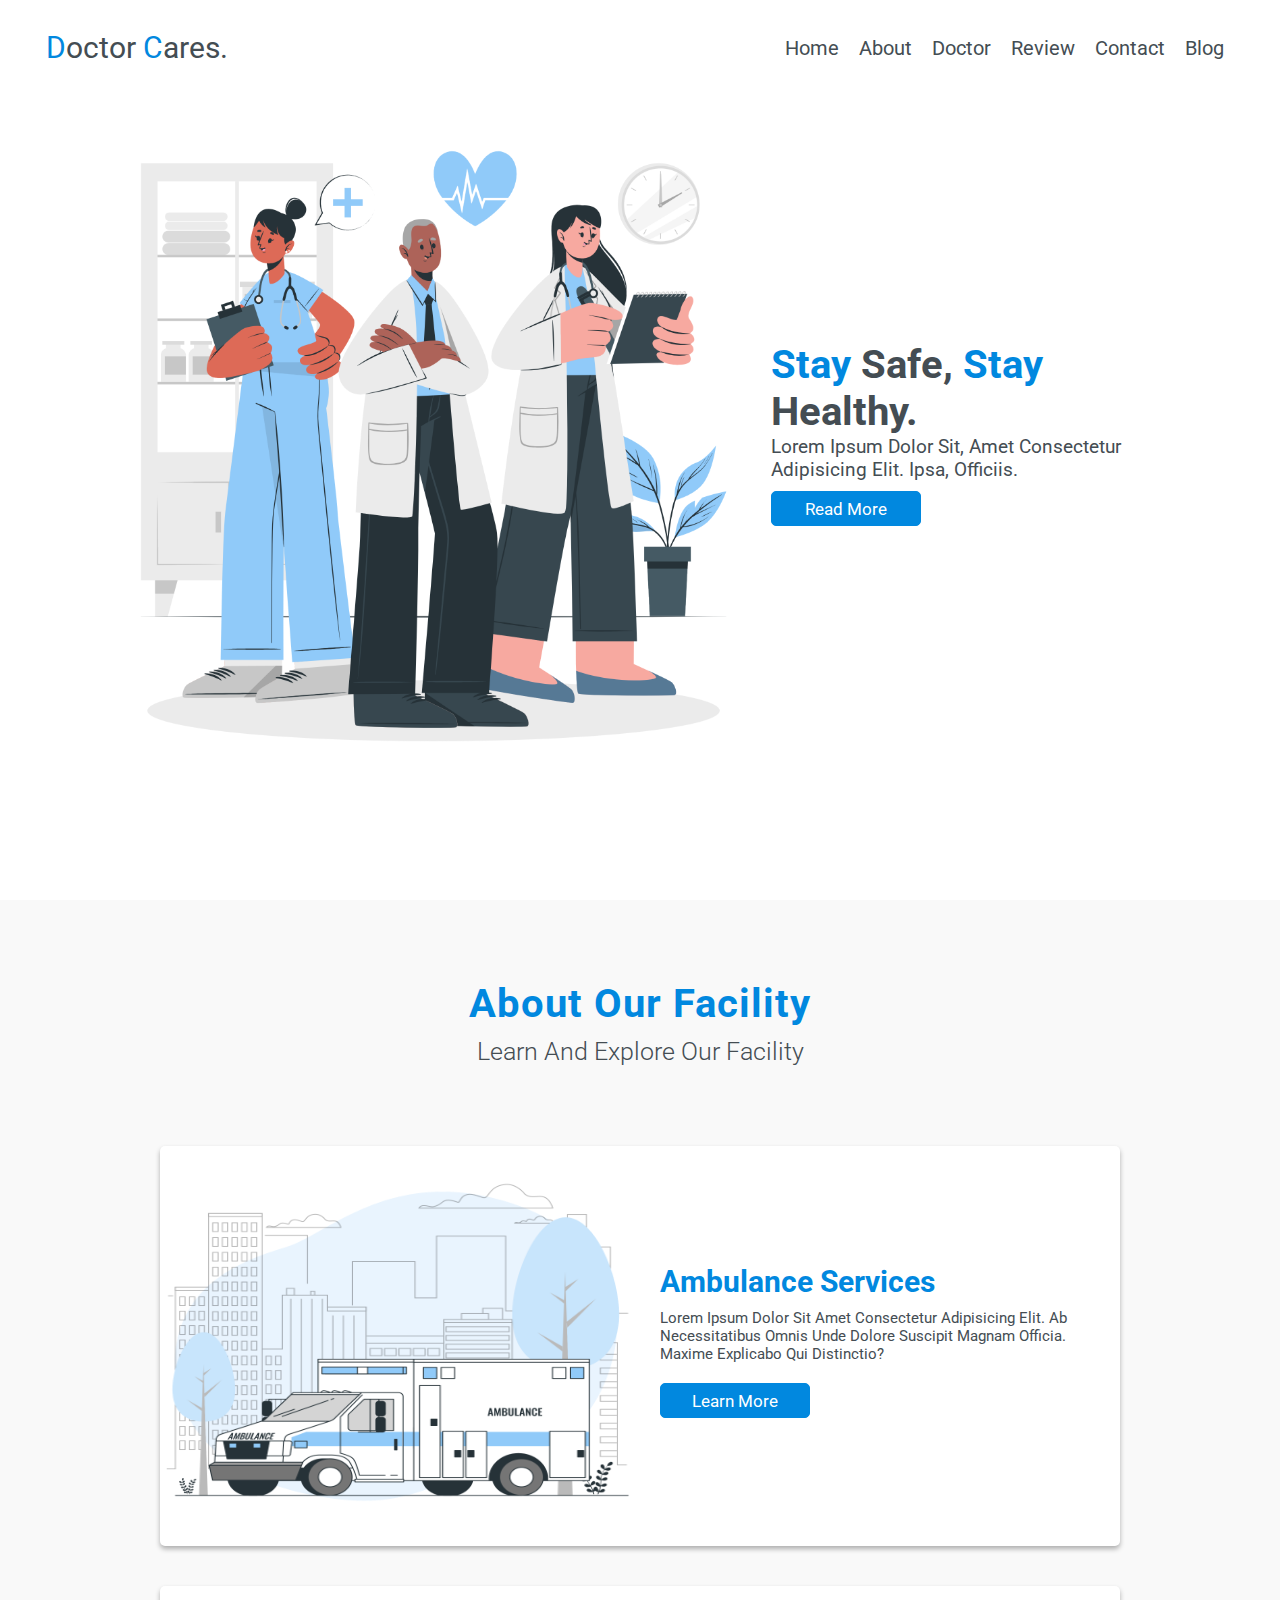
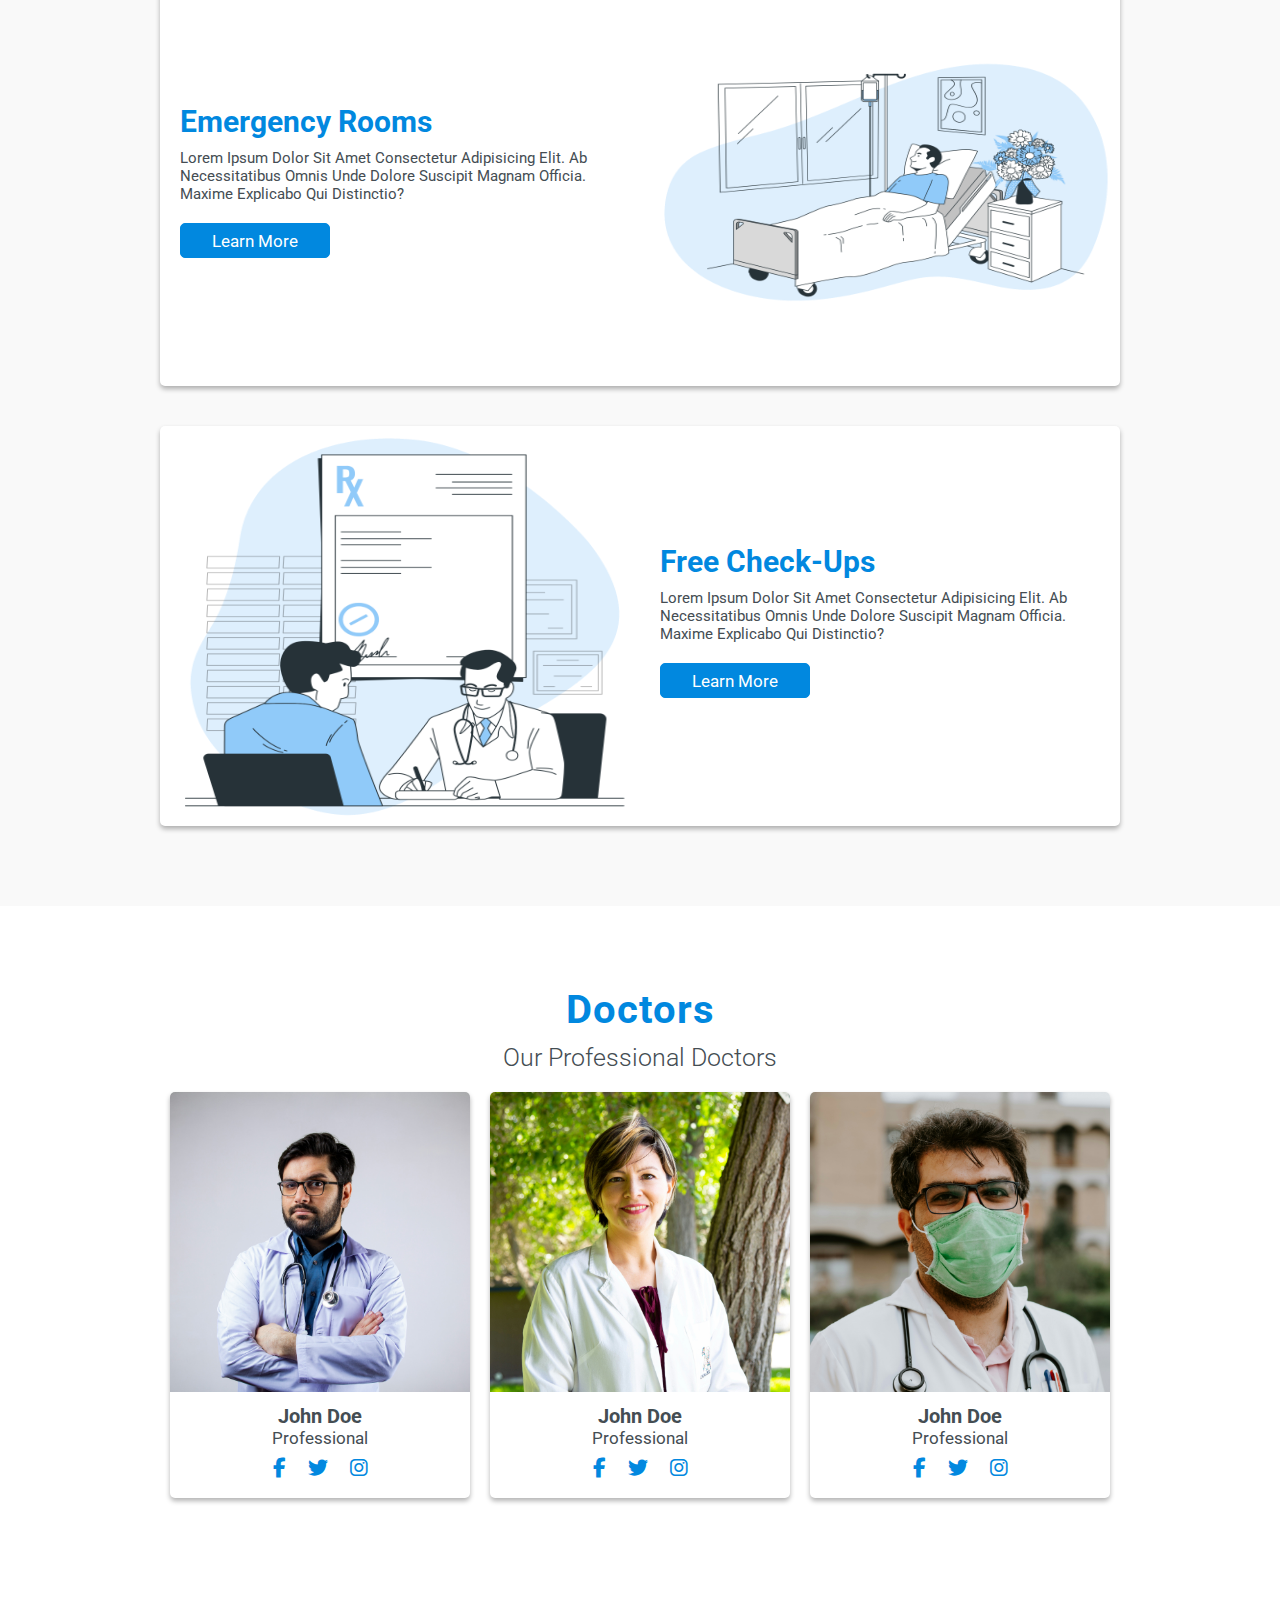
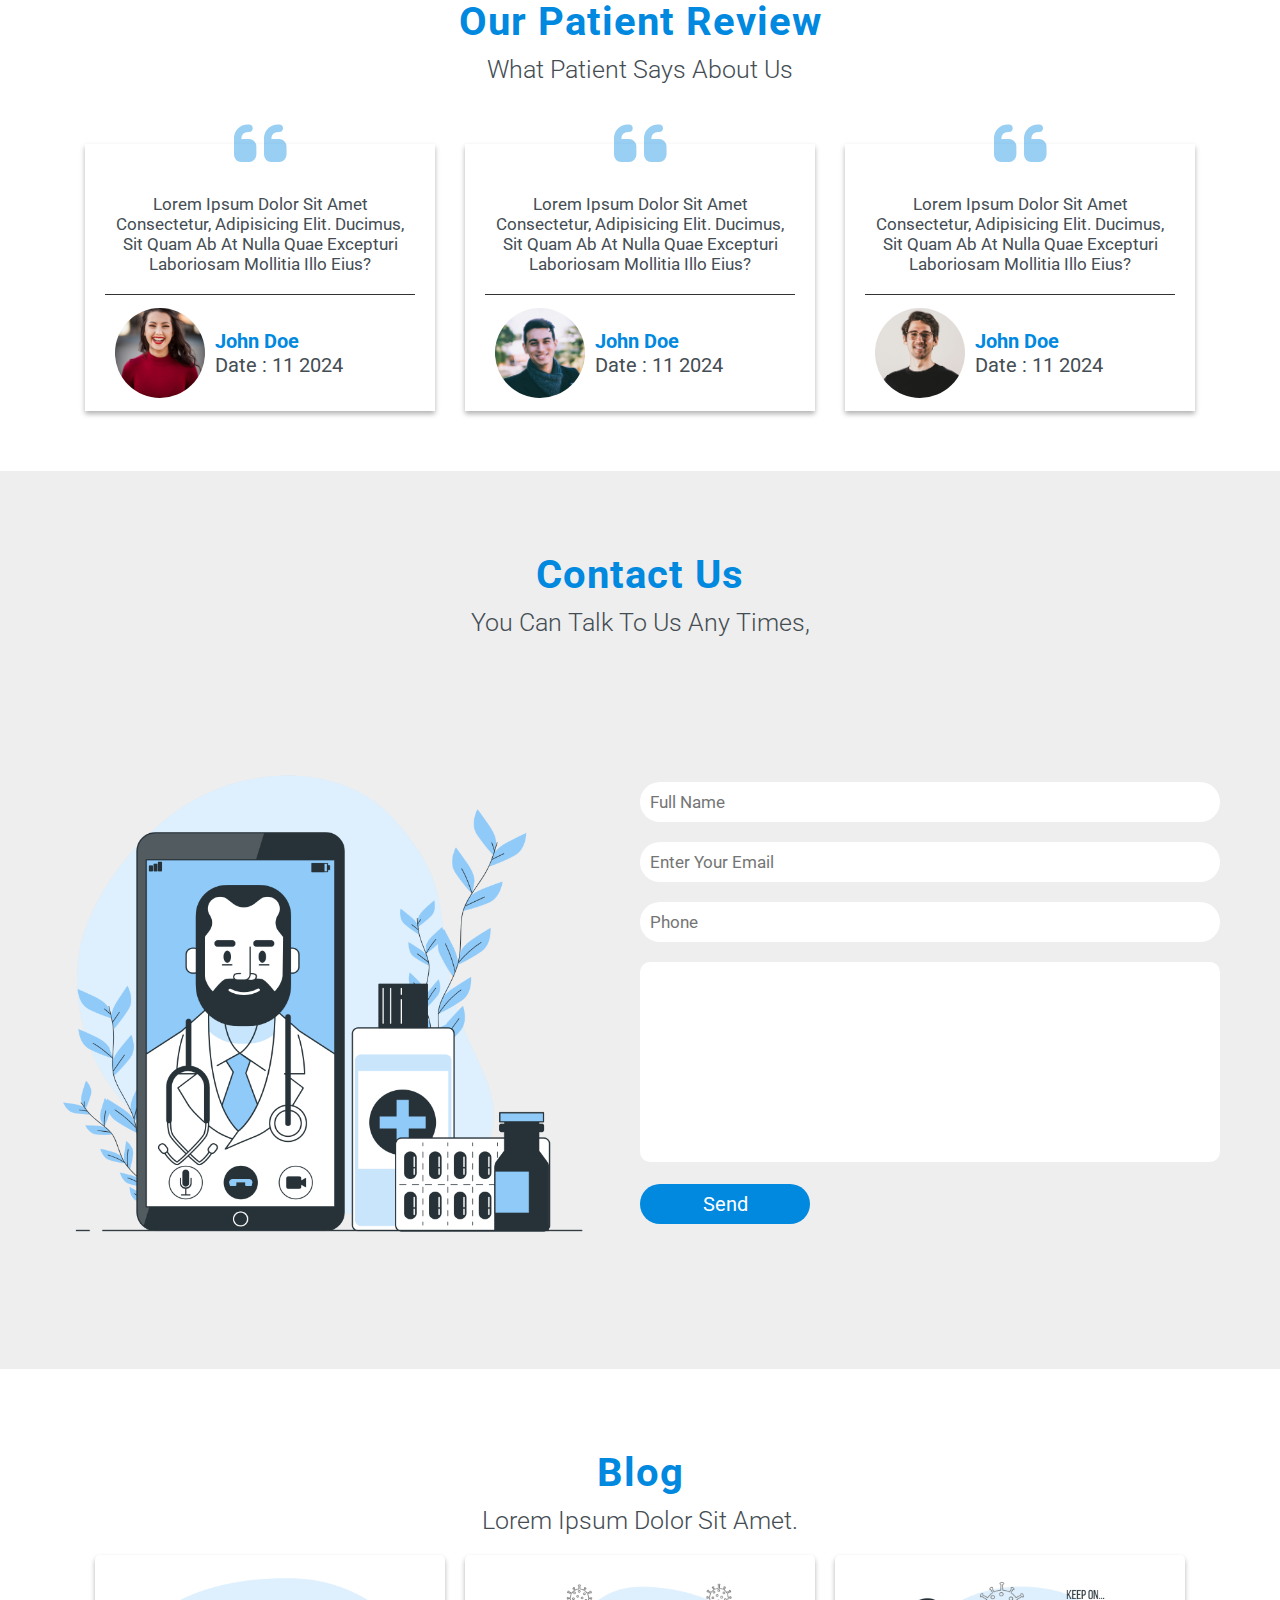
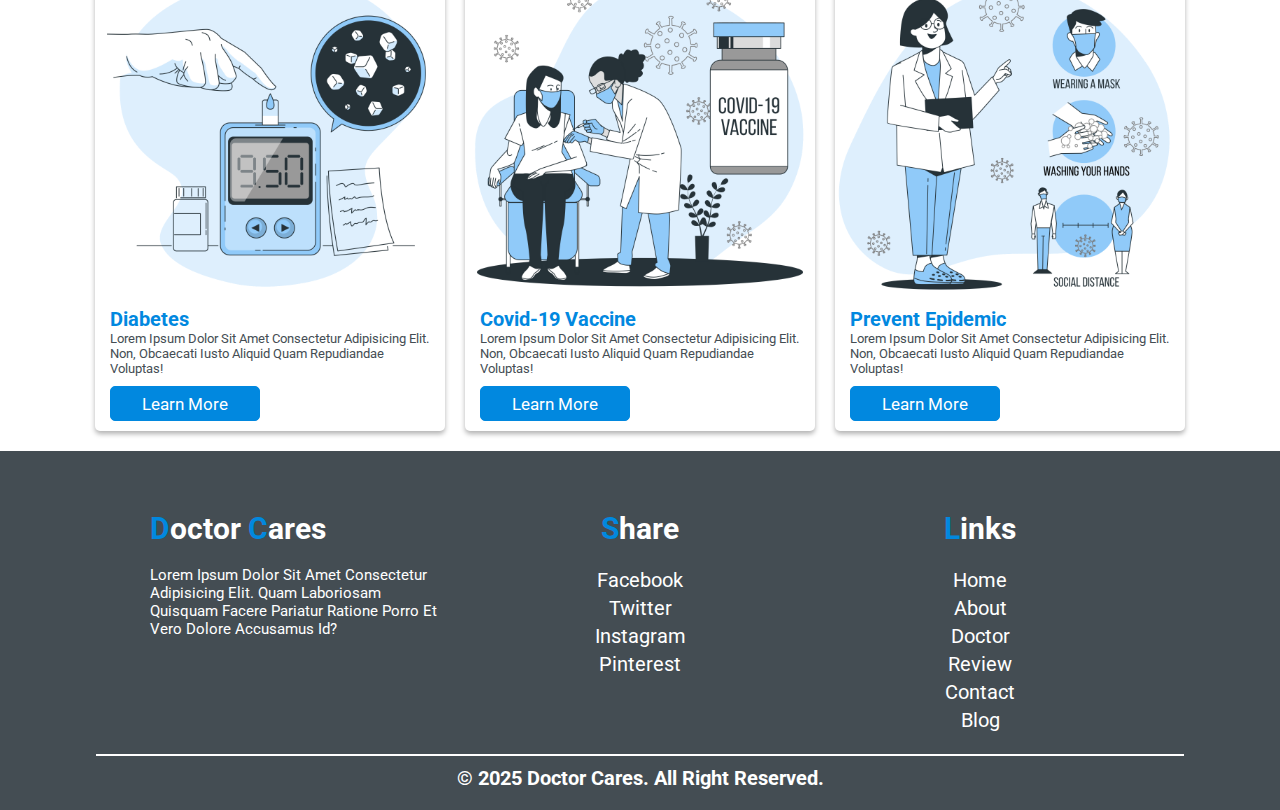
<file: index.html>
<!DOCTYPE html>
<html lang="en">

<head>
    <meta charset="UTF-8">
    <meta name="viewport" content="width=device-width, initial-scale=1.0">
    <title>Doctor Cares | Home</title>

    <!-- font awesome cdn link  -->
    <link rel="stylesheet" href="https://cdnjs.cloudflare.com/ajax/libs/font-awesome/6.5.2/css/all.min.css">

    <!-- custom css file link  -->
    <link rel="stylesheet" href="css/style.css">
</head>

<body>


    <!-- header navbar section start  -->

    <header>

        <!-- logo name  -->
        <a href="index.html" class="logo"><span>D</span>octor <span>C</span>ares.</a>

        <!-- navbar link  -->
        <nav class="navbar">
            <ul>
                <li><a href="#home">home</a></li>
                <li><a href="#about">about</a></li>
                <li><a href="#doctor">doctor</a></li>
                <li><a href="#review">review</a></li>
                <li><a href="#contact">contact</a></li>
                <li><a href="#blog">blog</a></li>
            </ul>
        </nav>

        <div class="fas fa-bars"></div>
    </header>
    <!-- header navbar section end  -->

    <!-- home section start  -->

    <section id="home" class="home">

        <div class="row">

            <!-- home images  -->
            <div class="images">
                <img src="./images/home.png" alt="">
            </div>

            <!-- home heading  -->
            <div class="content">
                <h1><span>Stay</span> Safe, <span>Stay</span> Healthy.</h1>
                <p>Lorem ipsum dolor sit, amet consectetur adipisicing elit. Ipsa, officiis.</p>
                <a href="#"><button class="button">read more</button></a>
            </div>
        </div>
    </section>
    <!-- home section end  -->

    <!-- about section start  -->

    <section id="about" class="about">

        <h1 class="heading">about our facility</h1>
        <h3 class="title">learn and explore our facility</h3>

        <div class="box-container">

            <!-- start here  -->
            <div class="box">
                <!-- about images  -->
                <div class="images">
                    <img src="./images/about-1.png" alt="">
                </div>
                
                <!-- about heading & text  -->
                <div class="content">
                    <h3>ambulance services</h3>
                    <p>Lorem ipsum dolor sit amet consectetur adipisicing elit. Ab necessitatibus omnis unde dolore suscipit magnam officia. Maxime explicabo qui distinctio?</p>
                 <a href="#"><button class="button">learn more</button></a>   
                </div>
            </div>
            <!-- end here  -->

            
            <!-- start here  -->
            <div class="box">
                <!-- about images  -->
                <div class="images">
                    <img src="./images/about-2.png" alt="">
                </div>
                
                <!-- about heading & text  -->
                <div class="content">
                    <h3>emergency rooms</h3>
                    <p>Lorem ipsum dolor sit amet consectetur adipisicing elit. Ab necessitatibus omnis unde dolore suscipit magnam officia. Maxime explicabo qui distinctio?</p>
                 <a href="#"><button class="button">learn more</button></a>   
                </div>
            </div>
            <!-- end here  -->

            
            <!-- start here  -->
            <div class="box">
                <!-- about images  -->
                <div class="images">
                    <img src="./images/about-3.png" alt="">
                </div>
                
                <!-- about heading & text  -->
                <div class="content">
                    <h3>free check-ups</h3>
                    <p>Lorem ipsum dolor sit amet consectetur adipisicing elit. Ab necessitatibus omnis unde dolore suscipit magnam officia. Maxime explicabo qui distinctio?</p>
                 <a href="#"><button class="button">learn more</button></a>   
                </div>
            </div>
            <!-- end here  -->
           </div>
    </section>

    <!-- about section end  -->
    
    <!-- card section start  -->

    <section id="doctor" class="card">

        <div class="container">

            <h1 class="heading">doctors</h1>
            <h3 class="title">our professional doctors</h3>

            <div class="box-container">

                <!-- start here  -->
                <div class="box">
                    <img src="./images/doctor-1.jpg" alt="">                
                    
                    <div class="content">
                        <a href="#">
                            <h2>john doe</h2>
                        </a>
                        <p>professional</p>

                        <!-- card icons  -->
                        <div class="icons">
                            <a href="#" class="fab fa-facebook-f"></a>
                            <a href="#" class="fab fa-twitter"></a>
                            <a href="#" class="fab fa-instagram"></a>
                        </div>
                    </div>
                </div>
                <!-- end here  -->

                 <!-- start here  -->
                 <div class="box">
                    <img src="./images/doctor-2.jpg" alt="">                
                    
                    <div class="content">
                        <a href="#">
                            <h2>john doe</h2>
                        </a>
                        <p>professional</p>

                        <!-- card icons  -->
                        <div class="icons">
                            <a href="#" class="fab fa-facebook-f"></a>
                            <a href="#" class="fab fa-twitter"></a>
                            <a href="#" class="fab fa-instagram"></a>
                        </div>
                    </div>
                </div>
                <!-- end here  -->

                 <!-- start here  -->
                 <div class="box">
                    <img src="./images/doctor-3.jpg" alt="">                
                    
                    <div class="content">
                        <a href="#">
                            <h2>john doe</h2>
                        </a>
                        <p>professional</p>

                        <!-- card icons  -->
                        <div class="icons">
                            <a href="#" class="fab fa-facebook-f"></a>
                            <a href="#" class="fab fa-twitter"></a>
                            <a href="#" class="fab fa-instagram"></a>
                        </div>
                    </div>
                </div>
                <!-- end here  -->

            </div>
        </div>
    </section>
    <!-- card section end  -->

    <!-- review section start  -->

    <section id="review" class="review">

        <h1 class="heading">our patient review</h1>
        <h3 class="title">what patient says about us</h3>

        <div class="box-container">

            <!-- start here  -->
            <div class="box">
                <i class="fas fa-quote-left"></i>
                <p>Lorem ipsum dolor sit amet consectetur, adipisicing elit. Ducimus, sit quam ab at nulla quae excepturi laboriosam mollitia illo eius?</p>

                <div class="images">
                    <img src="./images/img-1.jpg" alt="">

                    <div class="info">
                        <h3>john doe</h3>
                        <span>date : 11 2024</span>
                    </div>
                </div>
            </div>
            <!-- end here  -->

            
            <!-- start here  -->
            <div class="box">
                <i class="fas fa-quote-left"></i>
                <p>Lorem ipsum dolor sit amet consectetur, adipisicing elit. Ducimus, sit quam ab at nulla quae excepturi laboriosam mollitia illo eius?</p>

                <div class="images">
                    <img src="./images/img-2.jpg" alt="">

                    <div class="info">
                        <h3>john doe</h3>
                        <span>date : 11 2024</span>
                    </div>
                </div>
            </div>
            <!-- end here  -->

            
            <!-- start here  -->
            <div class="box">
                <i class="fas fa-quote-left"></i>
                <p>Lorem ipsum dolor sit amet consectetur, adipisicing elit. Ducimus, sit quam ab at nulla quae excepturi laboriosam mollitia illo eius?</p>

                <div class="images">
                    <img src="./images/img-3.jpg" alt="">

                    <div class="info">
                        <h3>john doe</h3>
                        <span>date : 11 2024</span>
                    </div>
                </div>
            </div>
            <!-- end here  -->
        </div>
    </section>
    <!-- review section end  -->
 
    <!-- contact section start  -->

    <section id="contact" class="contact">

        <h1 class="heading">contact us</h1>
        <h3 class="title">you can talk to us any times,</h3>

        <div class="row">

            <!-- form images  -->
            <div class="images">
                <img src="./images/form.png" alt="">
            </div>

            <div class="form-container">    

            <input type="text" placeholder="full name" name="" id="">
            <input type="email" placeholder="enter your email" name="" id="">

            <input type="number" placeholder="phone" name="" id="">
            <textarea name="" cols="30" rows="10" id=""></textarea>
            <input type="submit" value="send">
            </div>
        </div>




    </section>



    <!-- contact section end  -->


    <!-- blog section start  -->

    <section id="blog" class="blog">

        <h1 class="heading">Blog</h1>
        <h3 class="title">Lorem ipsum dolor sit amet.</h3>

        <div class="box-container">

            <!-- start here  -->
            <div class="box">
                <!-- images  -->
                <img src="./images/blog 1.png" alt="">

                <div class="content">
                    <a href="#">
                        <h2>diabetes</h2>
                    </a>
                    <p>Lorem ipsum dolor sit amet consectetur adipisicing elit. Non, obcaecati iusto aliquid quam repudiandae voluptas!</p>
                     <!-- button  -->
                    <a href="#"> <button class="button">learn more</button></a>
                </div>
            </div>
            <!-- end here  -->

            
            <!-- start here  -->
            <div class="box">
                <!-- images  -->
                <img src="./images/blog 2.png" alt="">

                <div class="content">
                    <a href="#">
                        <h2>covid-19 vaccine</h2>
                    </a>
                    <p>Lorem ipsum dolor sit amet consectetur adipisicing elit. Non, obcaecati iusto aliquid quam repudiandae voluptas!</p>
                     <!-- button  -->
                    <a href="#"> <button class="button">learn more</button></a>
                </div>
            </div>
            <!-- end here  -->

            
            <!-- start here  -->
            <div class="box">
                <!-- images  -->
                <img src="./images/blog 3.png" alt="">

                <div class="content">
                    <a href="#">
                        <h2>prevent epidemic</h2>
                    </a>
                    <p>Lorem ipsum dolor sit amet consectetur adipisicing elit. Non, obcaecati iusto aliquid quam repudiandae voluptas!</p>
                     <!-- button  -->
                    <a href="#"> <button class="button">learn more</button></a>
                </div>
            </div>
            <!-- end here  -->
        </div>
    </section>



    <!-- blog section end  -->

    <!-- footer section start  -->

    <section class="footer">

        <div class="box">
            <h2 class="logo"><span>D</span>octor <span>C</span>ares</h2>

            <p>Lorem ipsum dolor sit amet consectetur adipisicing elit. Quam laboriosam quisquam facere pariatur ratione porro et vero dolore accusamus id?</p>
        </div>

        <div class="box">
            <h2 class="logo"><span>S</span>hare</h2>

            <a href="#">facebook</a>
            <a href="#">twitter</a>
            <a href="#">instagram</a>
            <a href="#">pinterest</a>
        </div>

        <div class="box">
            <h2 class="logo"><span>L</span>inks</h2>

            <a href="#">home</a>
            <a href="#">about</a>
            <a href="#">Doctor</a>
            <a href="#">Review</a>
            <a href="#">contact</a>
            <a href="#">blog</a>
        </div>


        <h1 class="credit">&copy; 2025 Doctor Cares. all right reserved.</h1>
    </section>








    <!-- footer section end  -->
    



    










    <!-- jquery cdn link  -->
    <script src="https://cdnjs.cloudflare.com/ajax/libs/jquery/3.7.1/jquery.min.js"></script>

    <!-- custom js file link  -->
    <script src="js/main.js"></script>
</body>

</html>
</file>
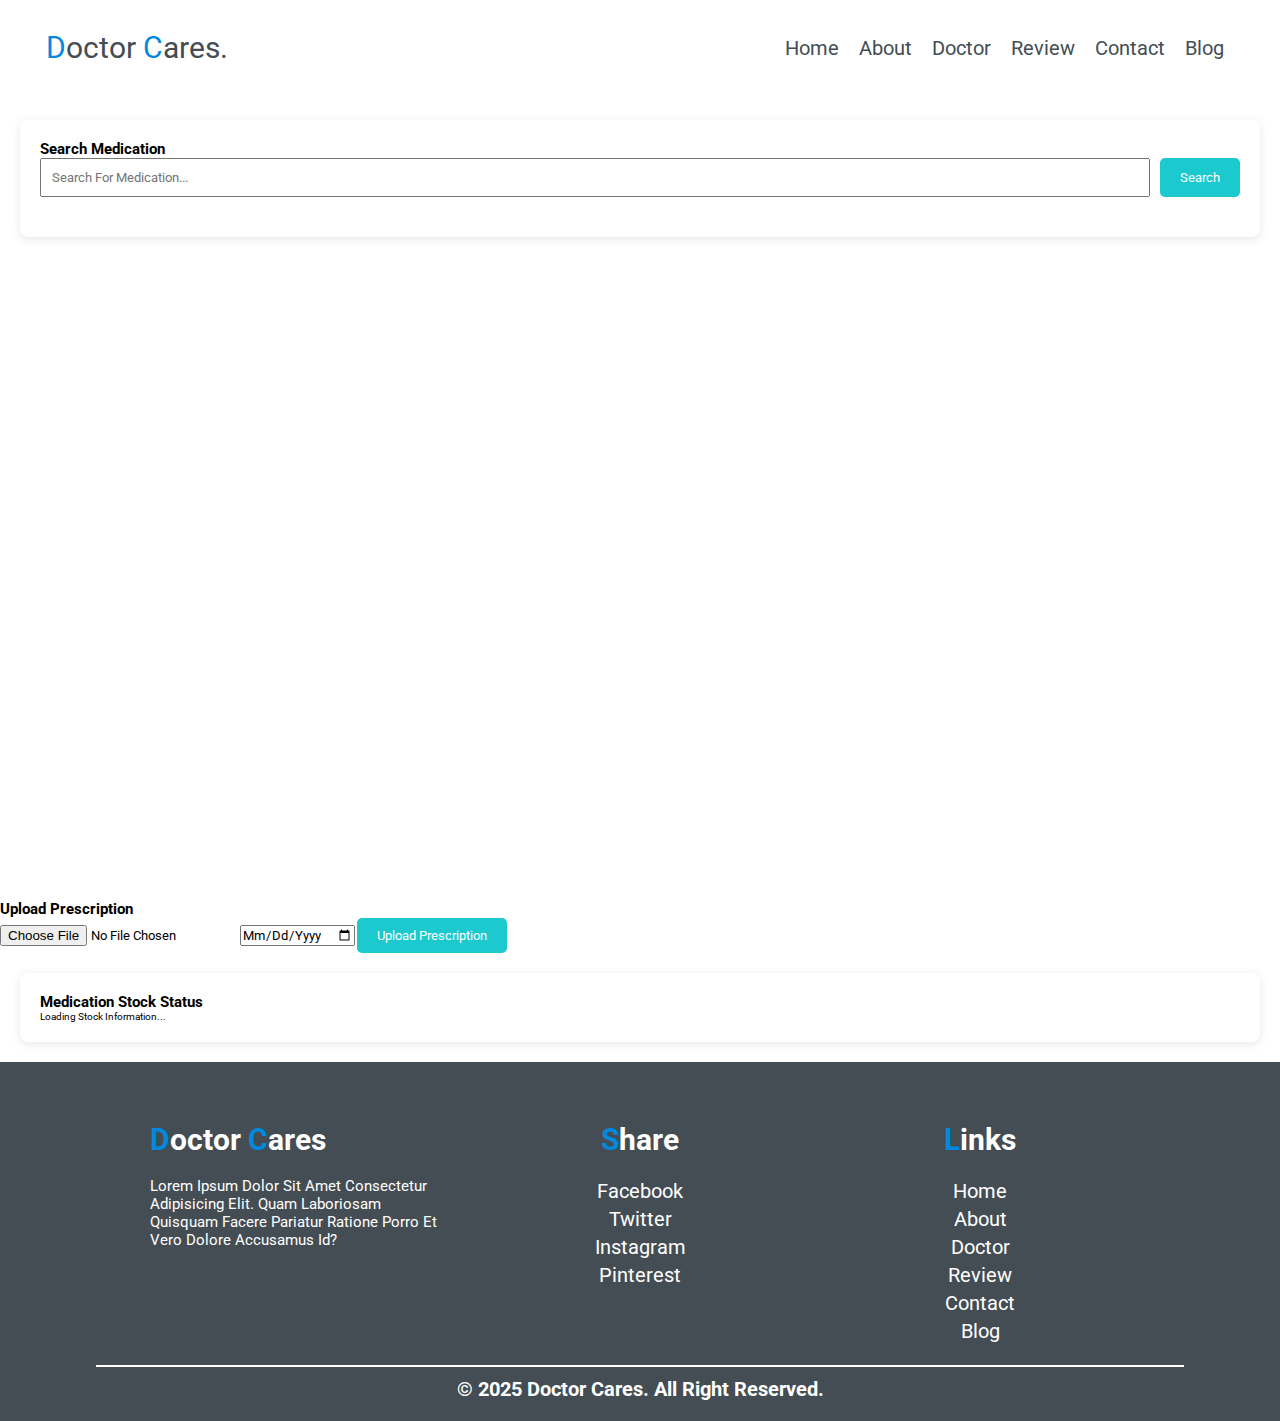
<file: dashboard.html>
<!DOCTYPE html>
<html lang="en">
<head>
  <meta charset="UTF-8">
  <meta name="viewport" content="width=device-width, initial-scale=1.0">
  <title>Dashboard - Doctor Cares</title>
  <link rel="stylesheet" href="css/style.css">
  <link rel="stylesheet" href="https://cdnjs.cloudflare.com/ajax/libs/font-awesome/6.5.2/css/all.min.css">

</head>
<body>

  <!-- Dashboard Header -->
  <header>
          <!-- logo name  -->
          <a href="index.html" class="logo"><span>D</span>octor <span>C</span>ares.</a>

          <!-- navbar link  -->
          <nav class="navbar">
              <ul>
                  <li><a href="index.html">home</a></li>
                  <li><a href="#about">about</a></li>
                  <li><a href="#doctor">doctor</a></li>
                  <li><a href="#review">review</a></li>
                  <li><a href="#contact">contact</a></li>
                  <li><a href="#blog">blog</a></li>
              </ul>
          </nav>
  
          <div class="fas fa-bars"></div>
  </header>
  <section id="home" class="home">
  <!-- Medication Search Section -->
  <section class="medication-search">
    <h2>Search Medication</h2>
    <form id="searchForm">
      <input type="text" id="searchQuery" placeholder="Search for medication..." required>
      <button type="submit">Search</button>
    </form>

    <div id="medicationResults" class="results">
      <!-- Medication search results will be displayed here -->
    </div>
  </section>
  </section>
  <!-- Prescription Upload Section -->

<h2>Upload Prescription</h2>
<form id="uploadPrescriptionForm">
  <input type="file" id="prescriptionFile" required>
  <input type="date" id="collectionDate" required>
  <button type="submit">Upload Prescription</button>
</form>
<div id="uploadStatus"></div>


  <!-- Medication Stock Section -->
  <section class="medication-stock">
    <h2>Medication Stock Status</h2>
    <div id="stockStatus">
      <p>Loading stock information...</p>
    </div>
  </section>

  <footer>
      <!-- footer section start  -->

      <section class="footer">

        <div class="box">
            <h2 class="logo"><span>D</span>octor <span>C</span>ares</h2>
  
            <p>Lorem ipsum dolor sit amet consectetur adipisicing elit. Quam laboriosam quisquam facere pariatur ratione porro et vero dolore accusamus id?</p>
        </div>
  
        <div class="box">
            <h2 class="logo"><span>S</span>hare</h2>
  
            <a href="#">facebook</a>
            <a href="#">twitter</a>
            <a href="#">instagram</a>
            <a href="#">pinterest</a>
        </div>
  
        <div class="box">
            <h2 class="logo"><span>L</span>inks</h2>
  
            <a href="#">home</a>
            <a href="#">about</a>
            <a href="#">Doctor</a>
            <a href="#">Review</a>
            <a href="#">contact</a>
            <a href="#">blog</a>
        </div>
  
  
        <h1 class="credit">&copy; 2025 Doctor Cares. all right reserved.</h1>
    </section>
  </footer>

  <script src="js/dashboard.js"></script>
</body>
</html>
</file>
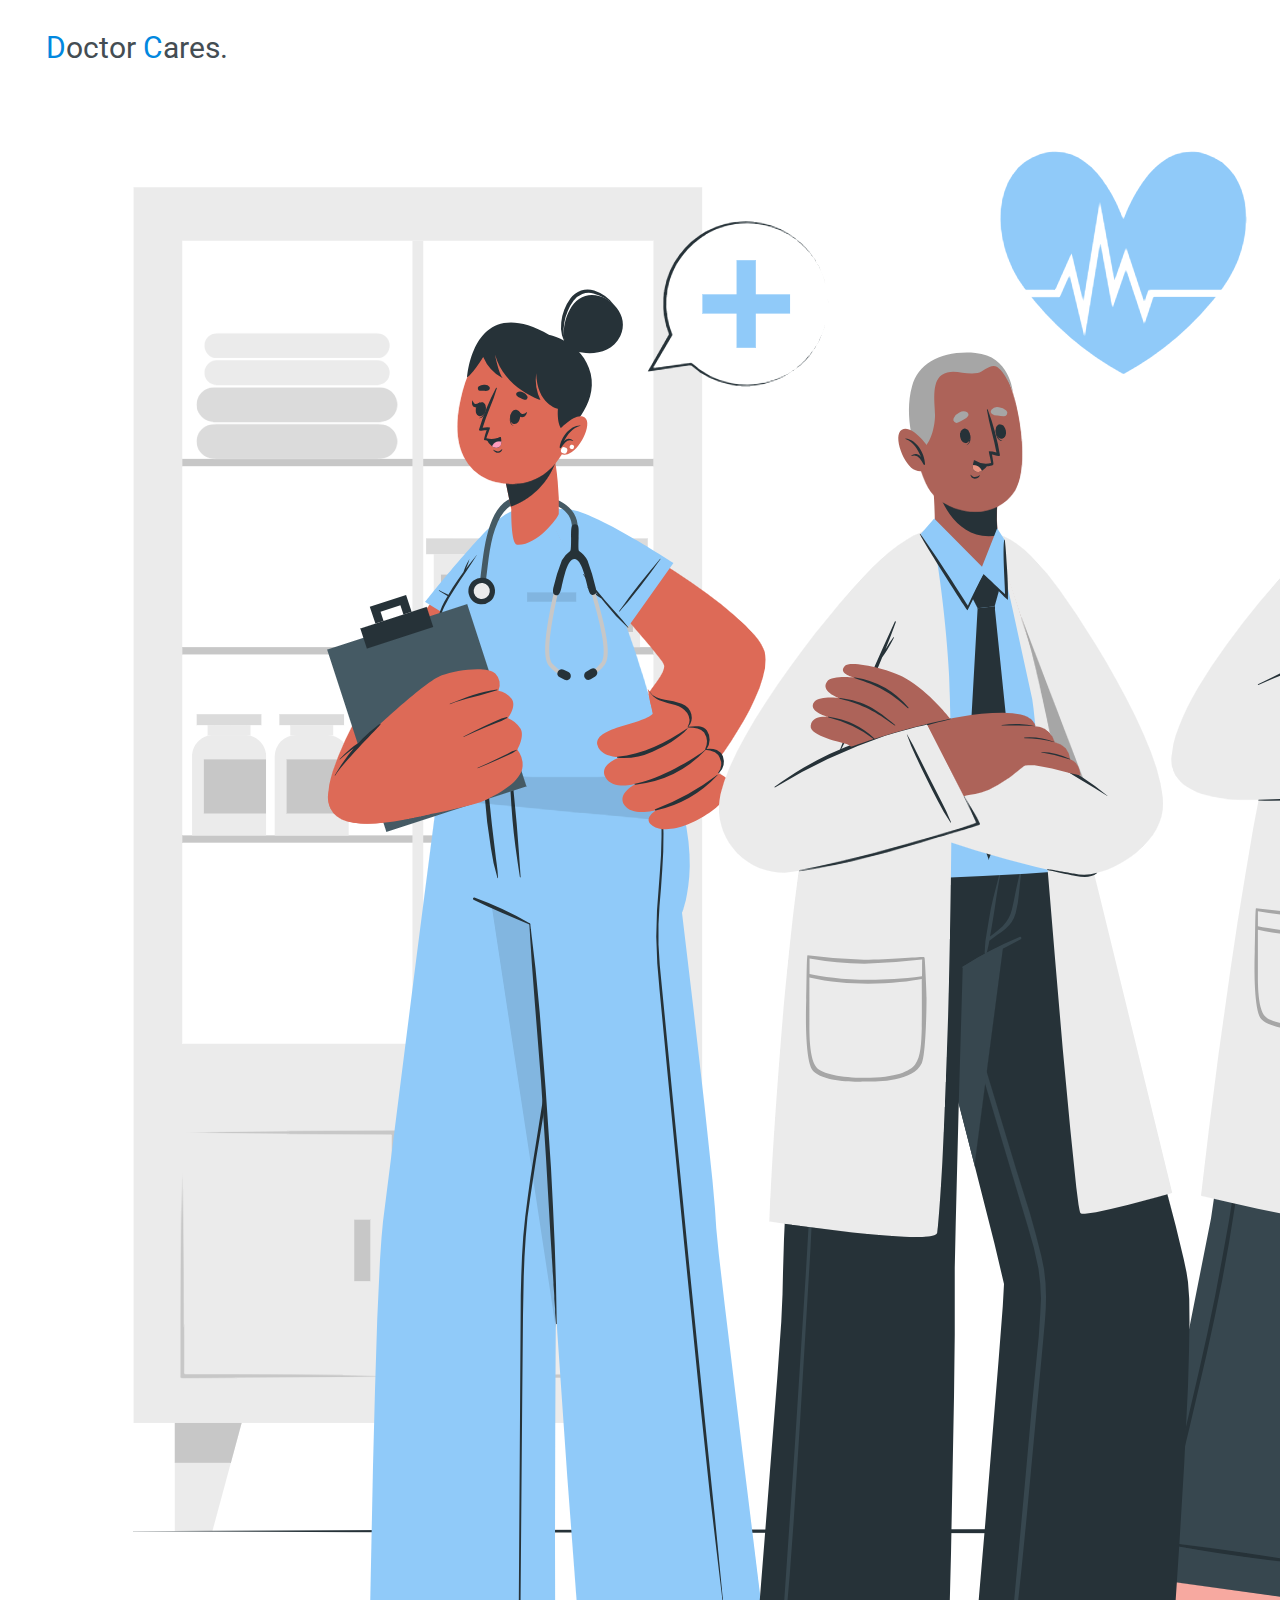
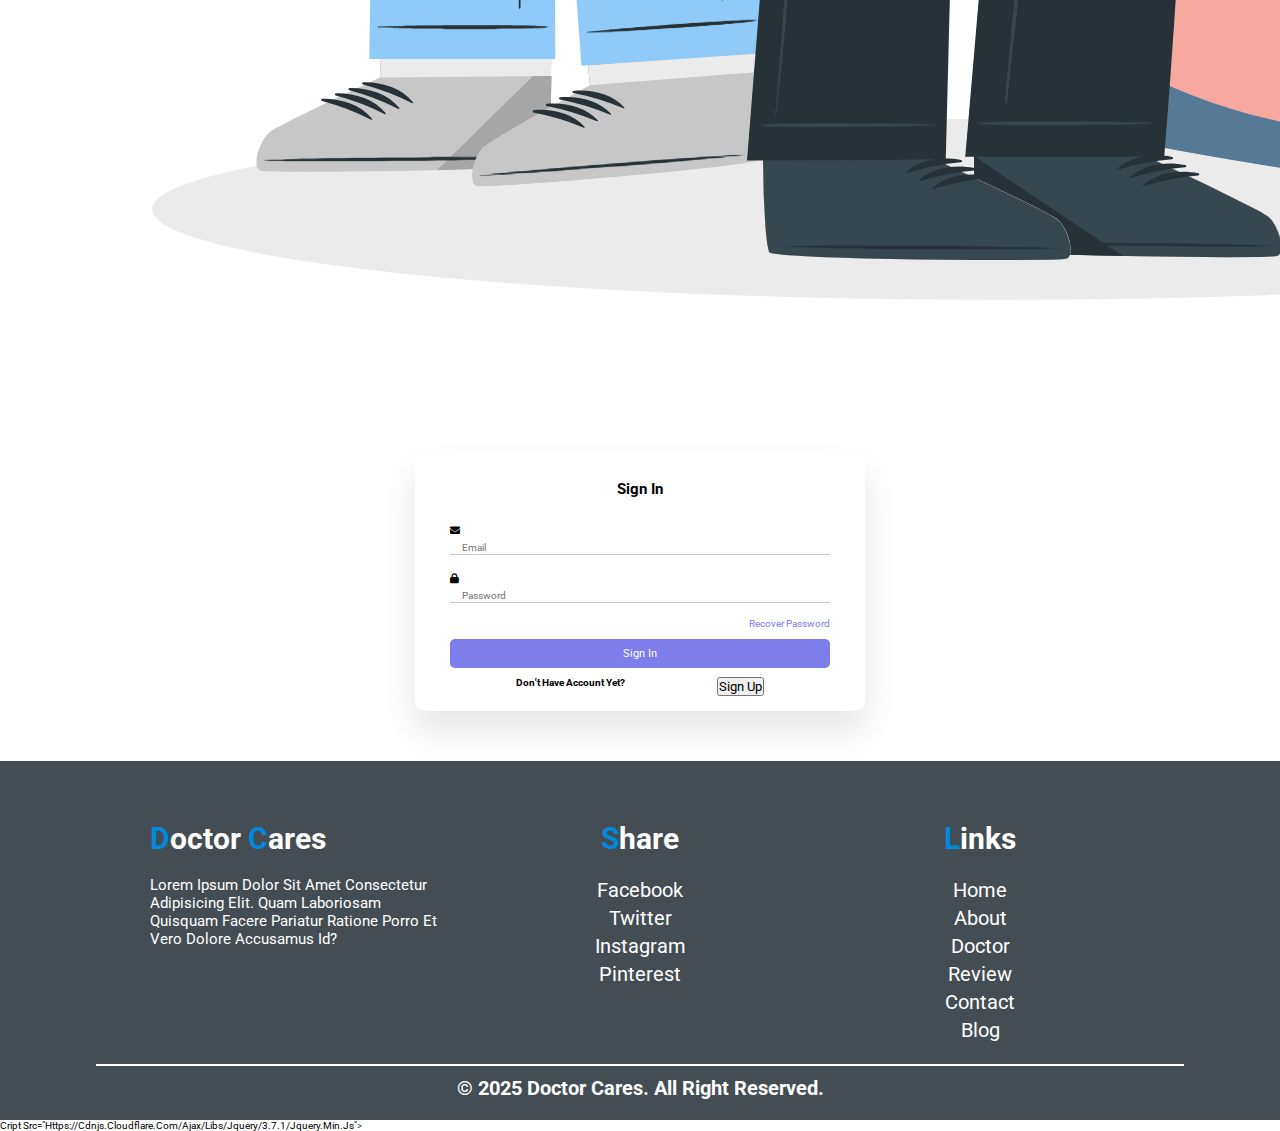
<file: index (2).html>
<!DOCTYPE html>
<html lang="en">
<head>
  <meta charset="UTF-8">
  <meta name="viewport" content="width=device-width, initial-scale=1.0">
  <title>Doctor Cares | Login</title>
  <link rel="stylesheet" href="css/style.css">
  <link rel="stylesheet" href="css/account.css">
  <link rel="stylesheet" href="https://cdnjs.cloudflare.com/ajax/libs/font-awesome/6.7.2/css/all.min.css">
</head>
<body>

  <header>

    <!-- logo name  -->
    <a href="index.html" class="logo"><span>D</span>octor <span>C</span>ares.</a>

    <div class="fas fa-bars"></div>
</header>

  <!-- Login Section -->
      <div class="account-page">
        <div class="container-1">
            <div class="row">
              <div class="images">
                <img src="./images/home.png" alt="">
              </div>
                <div class="col-2">
                    <div class="container" id="signUp" style="display:none;">
                        <div class="form-title">Register</div>
                        <form method="post" action="index.html">
                            <div class="input-group">
                                <i class="fas fa-user"></i>
                                <input type="text" name="username" id="username" placeholder="Username" required>
                                <label for="username">Username</label>
                            </div>
                            <div class="input-group">
                                <i class="fas fa-envelope"></i>
                                <input type="email" name="email" id="email" placeholder="Email" required>
                                <label for="email">Email</label>
                            </div>
                            <div class="input-group">
                                <i class="fas fa-lock"></i>
                                <input type="password" name="password" id="password" placeholder="Password" required>
                                <label for="password">Password</label>
                            </div>
                            <input type="submit" name="signup" class="btn" value="Register">
                        </form>
                      
                        <div class="links">
                            <p>Already Have Account ?</p>
                            <button id="signInButton">Sign In</button>
                        </div>
                        </div>

                    
                    <div class="container" id="signIn">
                        <div class="form-title">Sign In</div>
                        <form method="post" action="index.html">
                            <div class="input-group">
                                <i class="fas fa-envelope"></i>
                                <input type="email" name="email" id="email" placeholder="Email" required>
                                <label for="email">Email</label>
                            </div>
                            <div class="input-group">
                                <i class="fas fa-lock"></i>
                                <input type="password" name="password" id="password" placeholder="Password" required>
                                <label for="password">Password</label>
                            </div>
                            <p class="recover">
                                <a href="#">Recover Password</a>
                            </p>
                            <input type="submit" name="signIn" class="btn" value="Sign In">
                        </form>
                        <div class="links">
                            <p>Don't Have Account yet?</p>
                            <button id="signUpButton">Sign Up</button>
                        </div>
                        </div>
                    </div>
                </div>
            </div>
        </div>
    </div>
     <!-- footer section start  -->

     <section class="footer">

      <div class="box">
          <h2 class="logo"><span>D</span>octor <span>C</span>ares</h2>

          <p>Lorem ipsum dolor sit amet consectetur adipisicing elit. Quam laboriosam quisquam facere pariatur ratione porro et vero dolore accusamus id?</p>
      </div>

      <div class="box">
          <h2 class="logo"><span>S</span>hare</h2>

          <a href="#">facebook</a>
          <a href="#">twitter</a>
          <a href="#">instagram</a>
          <a href="#">pinterest</a>
      </div>

      <div class="box">
          <h2 class="logo"><span>L</span>inks</h2>

          <a href="#">home</a>
          <a href="#">about</a>
          <a href="#">Doctor</a>
          <a href="#">Review</a>
          <a href="#">contact</a>
          <a href="#">blog</a>
      </div>


      <h1 class="credit">&copy; 2025 Doctor Cares. all right reserved.</h1>
  </section>
 
<script src="js/script.js"></script>
<script src="js/main.js"></script>
cript src="https://cdnjs.cloudflare.com/ajax/libs/jquery/3.7.1/jquery.min.js"></script>
</body>
</html>
</file>
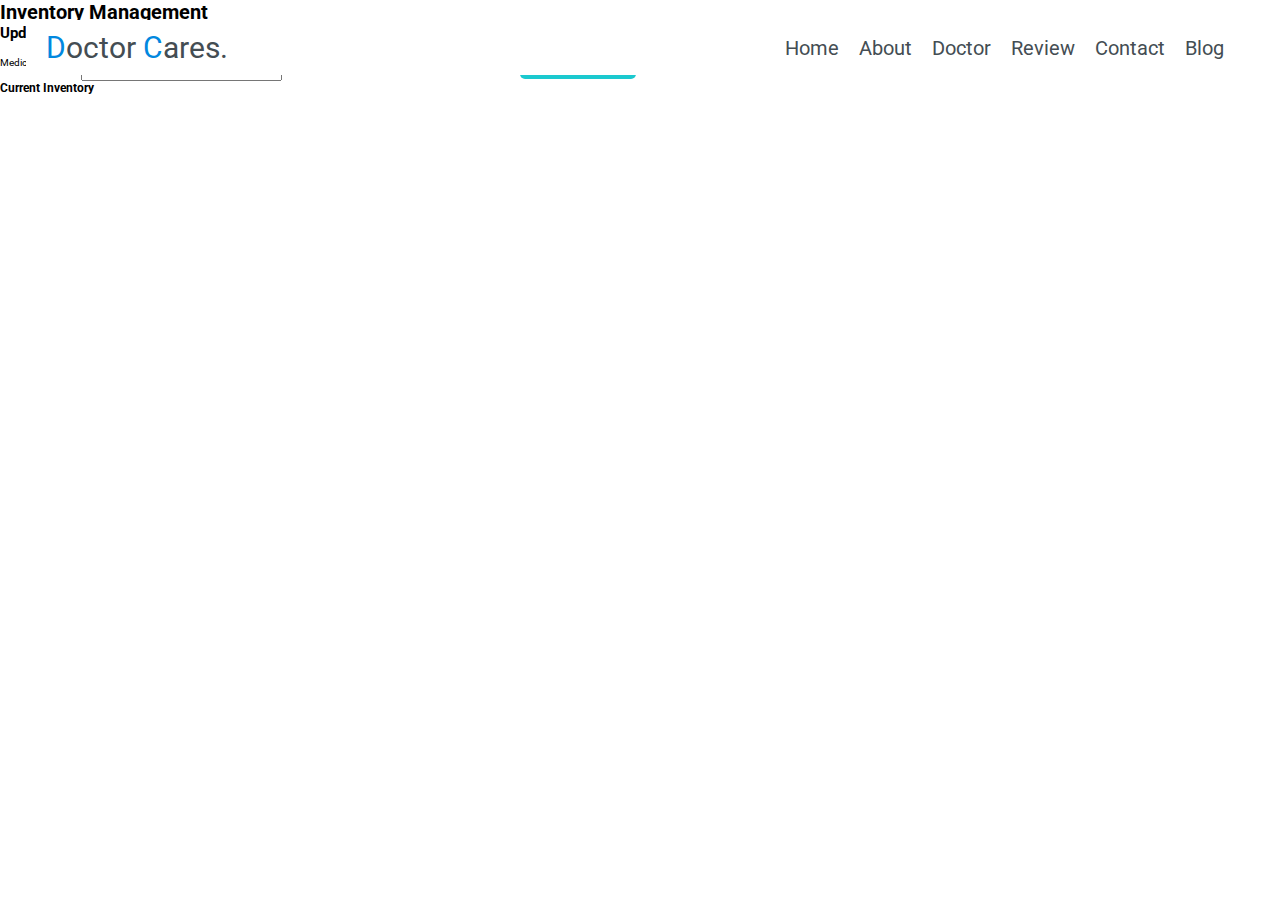
<file: inventory.html>
<!DOCTYPE html>
<html lang="en">
<head>
  <meta charset="UTF-8">
  <meta name="viewport" content="width=device-width, initial-scale=1.0">
  <title>Doctor Cares |Inventory Management</title>
  <link rel="stylesheet" href="css/style.css">
  <link rel="stylesheet" href="https://cdnjs.cloudflare.com/ajax/libs/font-awesome/6.5.2/css/all.min.css">

</head>
<body>
  <header>
    <!-- logo name  -->
    <a href="index.html" class="logo"><span>D</span>octor <span>C</span>ares.</a>

    <!-- navbar link  -->
    <nav class="navbar">
        <ul>
            <li><a href="index.html">home</a></li>
            <li><a href="#about">about</a></li>
            <li><a href="#doctor">doctor</a></li>
            <li><a href="#review">review</a></li>
            <li><a href="#contact">contact</a></li>
            <li><a href="#blog">blog</a></li>
        </ul>
    </nav>

    <div class="fas fa-bars"></div>
</header>

    <h1>Inventory Management</h1>


  <div class="inventory-container">
    <h2>Update Medication Stock</h2>
    <form id="updateStockForm">
      <label for="medicationName">Medication Name:</label>
      <input type="text" id="medicationName" required>

      <label for="stockLevel">Stock Level:</label>
      <input type="number" id="stockLevel" required>

      <button type="submit">Update Stock</button>
    </form>

    <h3>Current Inventory</h3>
    <div id="inventoryList">
      <!-- List of medications with stock levels -->
    </div>
  </div>

  <script src="script.js"></script>
</body>
</html>
</file>
<file: css/style.css>
/* google font   */
  @import url('https://fonts.googleapis.com/css2?family=Roboto:ital,wght@0,100;0,300;0,400;0,500;0,700;0,900;1,100;1,300;1,400;1,500;1,700;1,900&display=swap');

  /* root color  */
  :root{
    --blue:#0188df;
    --black:#444d53;
    --wight:#fff;
  }

  /* custom css  */
  *{
    font-family: "Roboto", sans-serif;
    margin: 0; padding: 0;
    text-decoration: none;
    text-transform: capitalize;
    outline: none;
    box-sizing: border-box;
    transition: all linear .2s;
  }

  html{
    font-size: 62.5%;
    overflow-x: hidden;
  }

 /* button  */
 .button{
    height: 3.5rem;
    width: 15rem;
    background: var(--blue);
    color: var(--wight);
    font-size: 1.7rem;
    text-transform: capitalize;
    border-radius: .5rem;
    cursor: pointer;
    margin: 1rem 0;
    border: .1rem solid var(--blue);
 }

 .button:hover{
    border: .1rem solid var(--blue);
    background: var(--wight);
    color: var(--blue);
    letter-spacing: .2rem;
 }

 /* heading  */
.heading{
    text-align: center;
    font-size: 4rem;
    padding: 1rem;
    padding-top: 8rem;
    color: var(--blue);
    letter-spacing: .1rem;
}
 /* title  */
.title{
    text-align: center;
    padding: 0rem 1rem;
    font-size: 2.5rem;
    color: var(--black);
    font-weight: 300;
}



  /* header navbar section start  */

  header{
    width: 96%;
    background: var(--wight);
    position:fixed;
    top: 2rem;
    left: 50%;
    transform: translate(-50%);
    display: flex;
    align-items: center;
    justify-content: space-between;
    padding: 1rem 2rem;
    z-index: 1000;
  }

  /* logo name  */
  header a{
    color: var(--black);
  }

  header a:hover{
    color: var(--blue);
  }

  header .logo{
    font-size: 3rem;
  }

  header .logo span{
    color: var(--blue);
  }

  /* navbar link  */
  header .navbar ul{
    display: flex;
    align-items: center;
    justify-content: space-between;
    list-style: none;
  }

  header .navbar ul li{
    margin: 0 1rem;
  }

  header .navbar ul li a{
    font-size: 2rem;
    color: var(--black);
  }

  header .navbar ul li a:hover{
    color: var(--blue);
  }

 header .fa-bars{
    font-size: 3rem;
    color: var(--blue);
    cursor: pointer;
    display: none;
 }

 header .fa-times{
    transform: rotate(180deg);
 }


 .header-active{
    top: 0;
    width: 100%;
    box-shadow: .1rem .3rem rgba(0,0,0,.3);
 }

 .box-container .login-container{
  padding: 4rem 0;
  width: 75%;
  margin: 4rem auto;
  border-radius: .5rem;
  box-shadow: 0 .3rem .5rem rgba(0,0,0,.3);
  display: flex;
  align-items: center;
  overflow: hidden;
  background: var(--wight);
 }

  /* header navbar section end  */

  /* home section start  */

  .home{
    min-height: 100vh;
    padding-top: 10rem;
  }

  .home .row{
    display: flex;
    align-items: center;
    justify-content: space-around;
    width: 85%;
    margin: 0 auto;
  }

  /* home images  */
  .home .row .images img{
    height: 75vh;
  }

  /* home heading  */
  .home .content h1{
    font-size: 4rem;
    color: var(--black);
  }

  .home .content h1 span{
    color: var(--blue);
  }

  .home .content p{
    font-size: 1.9rem;
    color: var(--black);
  }


  /* home section end  */


  /* about section start  */
  .about{
    background-color: #f9f9f9;
  }

  .about .box-container{
    padding: 4rem 0;
  }

  .about .box-container .box{
    width: 75%;
    margin: 4rem auto;
    border-radius: .5rem;
    box-shadow: 0 .3rem .5rem rgba(0,0,0,.3);
    display: flex;
    align-items: center;
    overflow: hidden;
    background: var(--wight);
  }

  /* about images  */
  .about .box-container .box .images{
    height: 40rem;
    width: 50%;
  }

  .about .box-container .box .images img{
    height: 100%;
    width: 100%;
  }

  /* about heading & text */
  .about .box-container .box .content{
    height: 100%;
    width: 50%;
    padding: 2rem;
  }

  .about .box-container .box .content h3{
    font-size: 3rem;
    color: var(--blue);
    display: flex;
    align-items: start;
  }

  .about .box-container .box .content p{
    font-size: 1.5rem;
    color: var(--black);
    padding: 1rem 0;
    text-align: start;
  }

  .about .box-container .box:nth-child(even){
    flex-flow: row-reverse;
  }
  

   /* about section end  */
  
  /* card section start  */

  .card .box-container{
    display: flex;
    justify-content: center;
    flex-wrap: wrap;
  }

  .card .box-container .box{
    width: 30rem;
    margin: 2rem 1rem;
    overflow: hidden;
    border-radius: .5rem;
    box-shadow: 0 .3rem .5rem rgba(0,0,0,.3);
  }

  /* card images  */
  .card .box-container .box img{
    height: 30rem;
    width: 100%;
    object-fit: cover;
  }

  .card .box-container .box .content{
    padding: 1rem 1.3rem;
  }

  .card .box-container .box .content h2{
    font-size: 2rem ;
    text-align: center;
    color: var(--black);
  }

  .card .box-container .box .content h2:hover{
    color: var(--blue);
    text-decoration: underline;
  }

  .card .box-container .box .content p{
    font-size: 1.7rem;
    text-align: center;
    color: var(--black);
  }

  .card .box-container .box .content .icons{
    text-align: center;
  }
  
  .card .box-container .box .content .icons a{
    font-size: 2rem;
    color: var(--blue);
    text-align: center;
    margin: 1rem;
  }
  /* card section end  */

  /* review section start  */
  .review .box-container{
    display: flex;
    justify-content: center;
    flex-wrap: wrap;
    padding: 2rem 0;
  }

  .review .box-container .box{
    width: 35rem;
    text-align: center;
    padding: 0 2rem;
    margin: 4rem 1.5rem;
    box-shadow: 0 .3rem .5rem rgba(0,0,0,.3);
  }

  /* images  */
  .review .box-container .box .images{
    display: flex;
    align-items: center;
    text-align: left;
    padding: .5rem 0;
    border-top: .1rem solid #333;
  }

  .review .box-container .box .images img{
    height: 9rem;
    width: 9rem;
    border-radius: 50%;
    object-fit: cover;
    margin: .8rem 1rem;
  }

  .review .box-container .box i{
    font-size: 6rem ;
    margin-top: -3rem;
    color: var(--blue);
    opacity: .4;
  }

  
  .review .box-container .box p{
    color: var(--black);
    font-size: 1.7rem;
    padding: 2rem 0;
  }

  .review .box-container .box .info h3{
    color: var(--blue);
    font-size: 2rem;
  }
  .review .box-container .box .info span{
    color: var(--black);
    font-size: 2rem;
  }
  /* review section end */

  /* contact section start  */
  .contact{
    background: #eee;
  }

  .contact .row{
    display: flex;
    align-items: center;
    justify-content: center;
    padding: 5rem 0;
  }

  .contact .row .images img{
    width: 50vw;
    height: 70vh;
  }

  .contact .row  .form-container{
    width: 50%;
    padding-right: 6rem;
  }

  .contact .row  .form-container input, textarea{
    height: 4rem;
    width: 100%;
    background: var(--wight);
    border: none;
    border-radius: 5rem;
    padding: 0 1rem;
    margin: 1rem 0;
    color: var(--blue);
    font-size: 1.7rem;
  }

  .contact .row  .form-container input:focus , textarea:focus{
    border: .2rem solid var(--blue);
  }

  .contact .row  .form-container textarea{
    height: 20rem;
    border-radius: 1rem;
    padding: 1rem;
    resize: none;
  }

  .contact .row  .form-container input[type="submit"]{
    width: 17rem;
    background: var(--blue);
    color: var(--wight);
    cursor: pointer;
    font-size: 2rem;
  }

  .contact .row  .form-container input[type="submit"]:hover{
    background: var(--wight);
    color: var(--blue);
    border: .2rem solid var(--blue);
  }
  /* contact section end  */

  /* bolg section start  */
  .blog .box-container{
    display: flex;
    justify-content: center;
    flex-wrap: wrap;
  }

  .blog .box-container .box{
    width: 35rem;
    margin: 2rem 1rem;
    overflow: hidden;
    border-radius: .5rem;
    box-shadow: 0 .3rem .5rem rgba(0,0,0,.3);
  }

  /* blog images  */
  .blog .box-container .box img{
    width: 100%;
    object-fit: cover;
  }

  .blog .box-container .box .content{
    padding: 0 1.5rem;
  }

  .blog .box-container .box .content h2{
    font-size: 2rem;
    color: var(--blue);
  }

  .blog .box-container .box .content p{
    font-size: 1.3rem;
    color: var(--black);
  }
  /* bolg section end  */

  /* footer section start  */
 .footer{
  background: var(--black);
  display: flex;
  justify-content: center;
  flex-wrap: wrap;
  padding: 2rem 0;
 }

 .footer .box{
  width: 30rem;
  margin: 2rem;
  text-align: center;
 }

 .footer .box:nth-child(1){
  text-align: left;
 }

/* logo  */

.footer .box .logo{
  padding: 2rem 0;
  font-size: 3rem;
  color: var(--wight);
}

.footer .box .logo:hover{
  color: var(--blue);
}

.footer .box .logo span{
  color: var(--blue);
}

.footer .box p{
  font-size: 1.5rem;
  color: var(--wight);
}

.footer .box a{
  color: var(--wight);
  font-size: 2rem;
  display: block;
  padding: .2rem 0;
}

.footer .box a:hover{
  text-decoration: underline;
}


.footer .credit{
  width: 85%;
  padding-top: 1rem;
  font-size: 2rem;
  color: var(--wight);
  text-align: center;
  border-top: .2rem solid var(--wight);
}

.footer .credit span{
  color: var(--blue);
  text-decoration: underline;
  letter-spacing: .5rem;
}



  /* footer section end  */

  /* search section*/
  .medication-search, .medication-stock {
    padding: 20px;
    background-color: white;
    margin: 20px;
    border-radius: 8px;
    box-shadow: 0 2px 10px rgba(0, 0, 0, 0.1);
  }
  
  .medication-search form {
    display: flex;
    gap: 10px;
  }
  input[type="text"] {
    padding: 10px;
    flex-grow: 1;
  }
  
  button[type="submit"] {
    padding: 10px 20px;
    background-color: #1bc9cf;
    color: white;
    border: none;
    border-radius: 5px;
  }
  
  .results {
    margin-top: 20px;
  }
















  /* media query  */

  @media (max-width:768px){

    html{
        font-size: 55%;
    }

    header .fa-bars{
        display: block;
    }
    
    header .navbar{
        position: fixed;
        top: -100rem; left: 0;
        width: 100%;
        background: var(--wight);
        opacity: 0;
    }

    header .navbar ul{
        flex-flow: column;
        padding: 2rem 0;
    }

    header .navbar ul li{
        margin: 1rem 0;
        width: 100%;
        text-align: center;
    }

    header .navbar ul li a{
        font-size: 3rem;
        display: block;
    }

    header .nav-toggle{
        top: 5.5rem;
        opacity: 1;
    }

    /* home media query  */

    .home .row{
        flex-flow: column;
    }

    .home .row .content{
        text-align: center;
    }

    /* home images  */
    .home .row .images img{
        width: 100%;
    }

  /* about media query  */
   .about .box-container .box{
    flex-flow: column;
    width: 90%;
   }

   .about .box-container .box:nth-child(even){
    flex-flow: column;
   }

   .about .box-container .box .images{
    width: 100%;
   }

   .about .box-container .box .content{
    width: 100%;
   }
   
   /* contact form  */
   .contact .row{
    flex-flow: column;
   }

   .contact .row .images img{
    height: 50vh;
    width: 90vw;
   }

   .contact .row .form-container{
    width: 90%;
    padding: 0;
   }
  }
</file>
<file: css/account.css>
.container{
    background: #fff;
    width: 450px;
    padding: 1.5rem;
    margin: 50px auto;
    border-radius: 10px;
    box-shadow: 0 20px 35px rgba(0,0,0,0.1);
}
form{
    margin: 0 2rem;
}
.form-title{
    font-size: 1.5rem;
    font-weight: bold;
    text-align: center;
    padding: 1.3rem;
    margin-bottom: 1rem;
}
input{
    color:inherit;
    width: 100%;
    background-color: transparent;
    border: none;
    border-bottom: 1px solid #ccc;
    padding-left: 1.5rem;
    font-size: 15px;
}
.input-group{
    padding: 1% 0;
    position: relative;

}
.input-group i{
    position: relative;
    color: black;
}
.input:focus{
    background-color: transparent;
    outline: transparent;
    border-bottom: 2px solid hsl(327, 90%, 28%);
}
input::placeholder{
    color: transparent;
}
label{
    color: #757575;
    position: relative;
    left: 1.2rem;
    top: -1.3rem;
    cursor: auto;
    transition: 0.3s ease all;
}
input:focus ~ label,input:not(:placeholder-shown) ~ label{
    top: -3rem;
    font-size: 15px;
    color: hsl(327, 90%, 28%);
}
.recover{
    text-align: right;
    font-size: 1rem;
    margin-bottom: 1rem;
}
.recover a{
    text-decoration: none;
    color: rgb(125, 125, 235);
}
.recover a:hover{
    color: blue;
    text-decoration: underline;
}
.btn{
    font-size: 1.1rem;
    padding: 8px 0;
    border-radius: 5px;
    outline: none;
    border: none;
    width: 100%;
    background-color: rgb(125, 125, 235);
    color: white;
    cursor: pointer;
    transition: 0.9s;
}
.btn:hover{
    background-color: #07001f;
}

.links{
    display: flex;
    justify-content: space-around;
    padding: 0 4rem;
    margin-top: 0.9rem;
    font-weight: bold;
}
</file>
